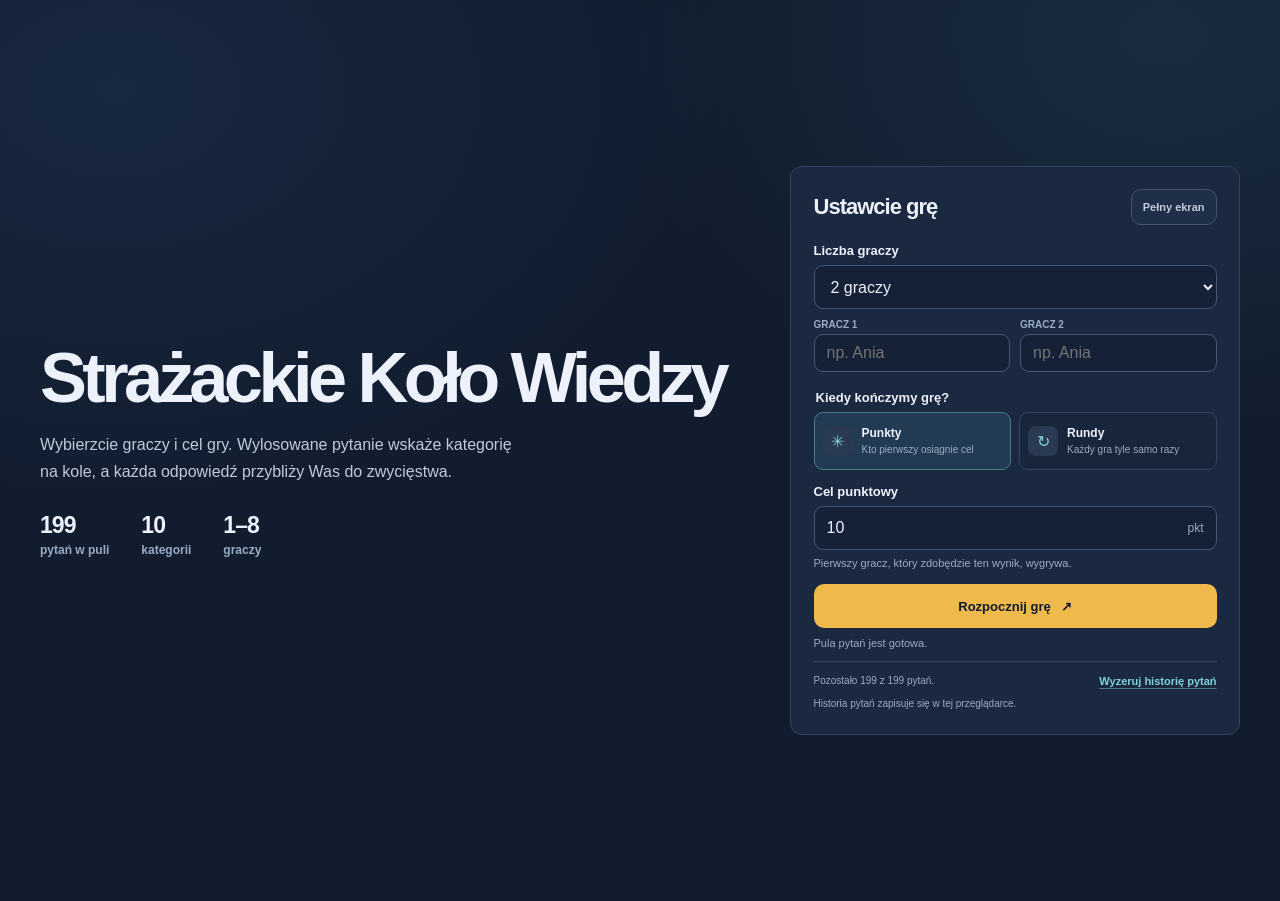
<file: index.html>
<!doctype html>
<html lang="pl">
  <head>
    <meta charset="utf-8">
    <meta name="viewport" content="width=device-width, initial-scale=1">
    <meta name="theme-color" content="#111c2e">
    <title>Koło wiedzy</title>
    <link rel="stylesheet" href="styles.css">
    <script src="questions.js" defer></script>
    <script src="app.js" defer></script>
  </head>
  <body>

    <main class="page-shell">
      <section id="setup-view" class="setup-view">
        <div class="intro-grid">
          <div class="intro-copy">
            <h1>Strażackie Koło Wiedzy</h1>
            <p class="intro-description">Wybierzcie graczy i cel gry. Wylosowane pytanie wskaże kategorię na kole, a każda odpowiedź przybliży Was do zwycięstwa.</p>
            <div class="quick-stats" aria-label="Informacje o puli pytań">
              <div class="quick-stat"><strong id="question-count">—</strong><span>pytań w puli</span></div>
              <div class="quick-stat"><strong id="category-count">—</strong><span>kategorii</span></div>
              <div class="quick-stat"><strong>1–8</strong><span>graczy</span></div>
            </div>
          </div>

          <form id="setup-form" class="setup-card">
            <div class="card-heading card-heading-actions">
              <div><h2>Ustawcie grę</h2></div>
              <button class="button button-fullscreen" type="button" data-fullscreen-toggle>Pełny ekran</button>
            </div>
            <label class="field-label" for="player-count">Liczba graczy</label>
            <select id="player-count" class="field-control">
              <option value="1">1 gracz</option>
              <option value="2" selected>2 graczy</option>
              <option value="3">3 graczy</option>
              <option value="4">4 graczy</option>
              <option value="5">5 graczy</option>
              <option value="6">6 graczy</option>
              <option value="7">7 graczy</option>
              <option value="8">8 graczy</option>
            </select>
            <div id="player-name-fields" class="player-name-fields"></div>

            <fieldset class="goal-fieldset">
              <legend class="field-label">Kiedy kończymy grę?</legend>
              <div class="goal-options">
                <label class="goal-option">
                  <input type="radio" name="goalMode" value="points" checked>
                  <span class="goal-option-content"><span class="goal-icon" aria-hidden="true">✳</span><span><strong>Punkty</strong><small>Kto pierwszy osiągnie cel</small></span></span>
                </label>
                <label class="goal-option">
                  <input type="radio" name="goalMode" value="rounds">
                  <span class="goal-option-content"><span class="goal-icon" aria-hidden="true">↻</span><span><strong>Rundy</strong><small>Każdy gra tyle samo razy</small></span></span>
                </label>
              </div>
            </fieldset>

            <label class="field-label" id="target-label" for="target-value">Cel punktowy</label>
            <div class="target-input-wrap">
              <input id="target-value" class="field-control" type="number" min="1" max="999" value="10" required>
              <span id="target-unit" class="target-unit">pkt</span>
            </div>
            <p id="target-help" class="field-hint">Pierwszy gracz, który zdobędzie ten wynik, wygrywa.</p>
            <button id="start-button" class="button button-primary button-wide" type="submit" disabled><span>Rozpocznij grę</span><span aria-hidden="true">↗</span></button>
            <p id="data-status" class="data-status" role="status">Wczytuję pulę pytań…</p>
            <div class="pool-note">
              <p id="pool-summary">Historia wykorzystanych pytań zapisuje się w tej przeglądarce.</p>
              <button id="reset-pool-button" class="text-button" type="button">Wyzeruj historię pytań</button>
            </div>
            <p id="storage-note" class="storage-note">Historia pytań zapisuje się w tej przeglądarce.</p>
          </form>
        </div>
      </section>

      <section id="game-view" class="game-view" hidden>
        <h1 class="visually-hidden">Gra w toku</h1>
        <div class="game-layout">
          <section class="play-card" aria-label="Przebieg gry">
            <div id="wheel-section" class="wheel-section">
              <div class="wheel-play-layout">
                <div class="wheel-wrap">
                  <span class="wheel-pointer" aria-hidden="true"></span>
                  <canvas id="wheel-canvas" width="600" height="600" aria-label="Koło z kategoriami pytań"></canvas>
                </div>
                <section class="turn-panel" aria-labelledby="turn-title">
                  <h2 id="turn-title" class="turn-title">Teraz gra: <span id="current-player-name"></span></h2>
                  <p class="turn-instruction">Zakręć kołem, aby wylosować pytanie.</p>
                  <button id="spin-button" class="button button-primary spin-button" type="button"><span class="button-icon" aria-hidden="true">↻</span><span>Losuj pytanie</span></button>
                  <p id="category-status" class="category-status" role="status" aria-live="polite"></p>
                </section>
              </div>
            </div>

            <dialog id="question-panel" class="question-dialog" aria-labelledby="question-text" aria-describedby="question-progress">
              <div class="question-topline"><span id="question-category" class="category-chip"></span><span id="question-progress" class="question-progress"></span><button class="button button-fullscreen" type="button" data-fullscreen-toggle>Pełny ekran</button></div>
              <div class="question-main">
                <h2 id="question-text" class="question-text" tabindex="-1"></h2>
                <img id="question-image" class="question-image" alt="" hidden>
              </div>
              <div id="answer-list" class="answer-list" role="group" aria-label="Wybierz odpowiedź"></div>
            </dialog>

            <dialog id="answer-feedback-dialog" class="answer-result-dialog" aria-labelledby="answer-result-title" aria-describedby="answer-result-message">
              <span id="answer-result-icon" class="answer-result-icon" aria-hidden="true"></span>
              <h2 id="answer-result-title" class="answer-result-title"></h2>
              <p id="answer-result-message" class="answer-result-message" aria-live="polite"></p>
              <div class="answer-dialog-actions"><button class="button button-fullscreen" type="button" data-fullscreen-toggle>Pełny ekran</button><button id="answer-result-continue" class="button button-primary button-wide" type="button"></button></div>
            </dialog>

            <section id="finish-panel" class="finish-panel" aria-live="polite" hidden>
              <span class="finish-medal" aria-hidden="true">✦</span>
              <h2 id="finish-title">Gra zakończona</h2>
              <p id="finish-reason" class="muted-copy"></p>
              <p id="winner-text" class="winner-text"></p>
              <ol id="final-ranking" class="final-ranking"></ol>
              <button id="new-game-button" class="button button-primary" type="button">Ustaw nową grę</button>
            </section>
          </section>

          <aside class="score-card" aria-label="Sterowanie i wyniki gry">
            <div class="score-card-heading">
              <div class="score-card-actions"><div id="goal-pill" class="goal-pill"></div><button class="button button-fullscreen" type="button" data-fullscreen-toggle>Pełny ekran</button><button id="end-game-button" class="text-button" type="button" hidden>Zakończ grę</button></div>
            </div>
            <ol id="scoreboard" class="scoreboard"></ol>
          </aside>
        </div>
      </section>
    </main>
    <div id="fullscreen-status" class="visually-hidden" role="status" aria-live="polite"></div>

  </body>
</html>
</file>
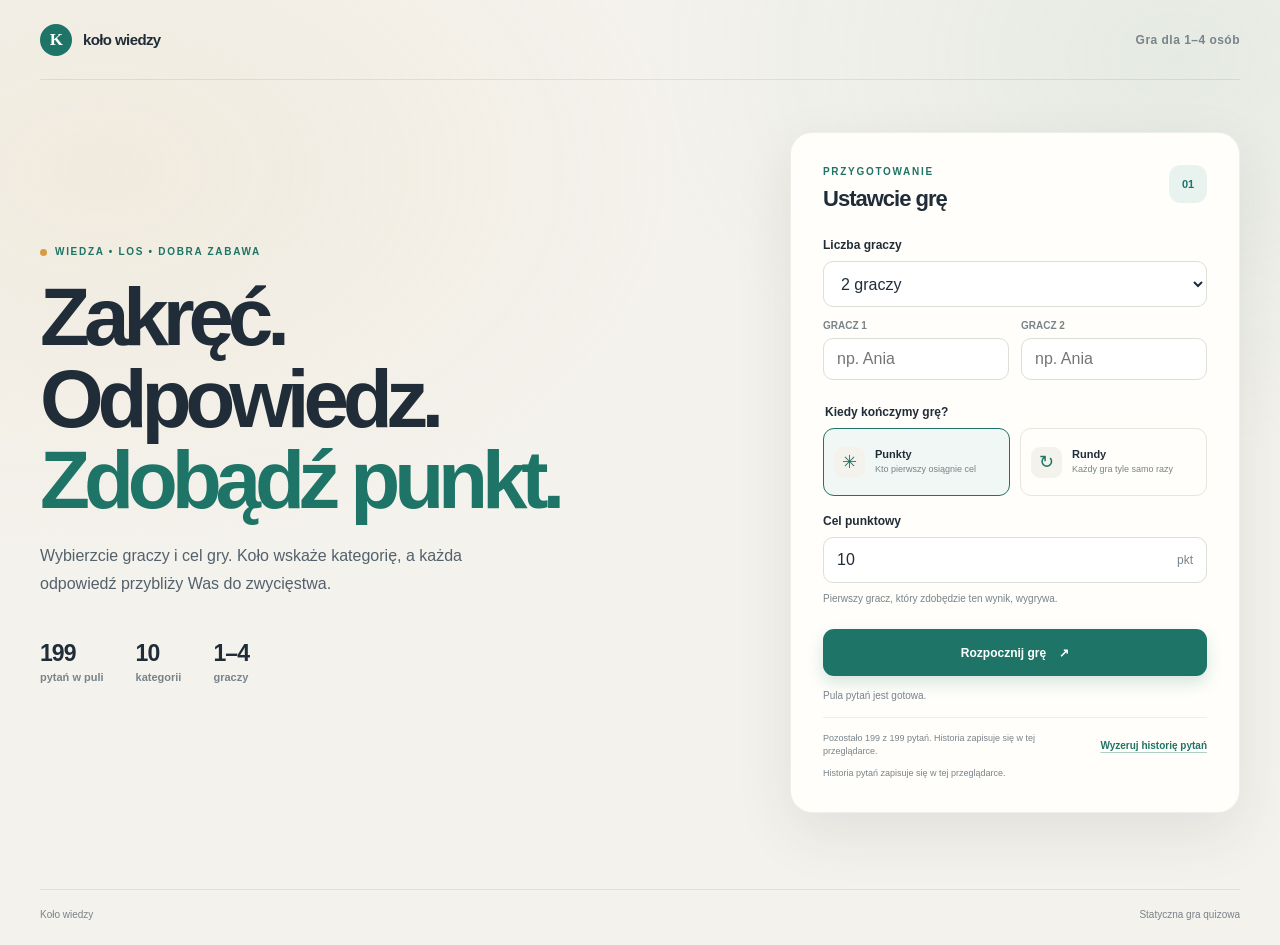
<file: questions/index.html>
<!doctype html>
<html lang="pl">
  <head>
    <meta charset="utf-8">
    <meta name="viewport" content="width=device-width, initial-scale=1">
    <meta name="theme-color" content="#f4f2ec">
    <title>Koło wiedzy</title>
    <link rel="stylesheet" href="styles.css">
    <script src="questions.js" defer></script>
    <script src="app.js" defer></script>
  </head>
  <body>
    <header class="app-header">
      <a class="brand" href="./" aria-label="Koło wiedzy — strona główna">
        <span class="brand-mark" aria-hidden="true">K</span><span>koło wiedzy</span>
      </a>
      <div class="header-right">
        <span class="header-caption">Gra dla 1–4 osób</span>
        <button id="end-game-button" class="text-button" type="button" hidden>Zakończ grę</button>
      </div>
    </header>

    <main class="page-shell">
      <section id="setup-view" class="setup-view">
        <div class="intro-grid">
          <div class="intro-copy">
            <p class="eyebrow"><span class="eyebrow-dot"></span> WIEDZA • LOS • DOBRA ZABAWA</p>
            <h1>Zakręć.<br>Odpowiedz.<br><em>Zdobądź punkt.</em></h1>
            <p class="intro-description">Wybierzcie graczy i cel gry. Koło wskaże kategorię, a każda odpowiedź przybliży Was do zwycięstwa.</p>
            <div class="quick-stats" aria-label="Informacje o puli pytań">
              <div class="quick-stat"><strong id="question-count">—</strong><span>pytań w puli</span></div>
              <div class="quick-stat"><strong id="category-count">—</strong><span>kategorii</span></div>
              <div class="quick-stat"><strong>1–4</strong><span>graczy</span></div>
            </div>
          </div>

          <form id="setup-form" class="setup-card">
            <div class="card-heading">
              <div><p class="eyebrow">PRZYGOTOWANIE</p><h2>Ustawcie grę</h2></div>
              <span class="step-badge" aria-hidden="true">01</span>
            </div>
            <label class="field-label" for="player-count">Liczba graczy</label>
            <select id="player-count" class="field-control">
              <option value="1">1 gracz</option>
              <option value="2" selected>2 graczy</option>
              <option value="3">3 graczy</option>
              <option value="4">4 graczy</option>
            </select>
            <div id="player-name-fields" class="player-name-fields"></div>

            <fieldset class="goal-fieldset">
              <legend class="field-label">Kiedy kończymy grę?</legend>
              <div class="goal-options">
                <label class="goal-option">
                  <input type="radio" name="goalMode" value="points" checked>
                  <span class="goal-option-content"><span class="goal-icon" aria-hidden="true">✳</span><span><strong>Punkty</strong><small>Kto pierwszy osiągnie cel</small></span></span>
                </label>
                <label class="goal-option">
                  <input type="radio" name="goalMode" value="rounds">
                  <span class="goal-option-content"><span class="goal-icon" aria-hidden="true">↻</span><span><strong>Rundy</strong><small>Każdy gra tyle samo razy</small></span></span>
                </label>
              </div>
            </fieldset>

            <label class="field-label" id="target-label" for="target-value">Cel punktowy</label>
            <div class="target-input-wrap">
              <input id="target-value" class="field-control" type="number" min="1" max="999" value="10" required>
              <span id="target-unit" class="target-unit">pkt</span>
            </div>
            <p id="target-help" class="field-hint">Pierwszy gracz, który zdobędzie ten wynik, wygrywa.</p>
            <button id="start-button" class="button button-primary button-wide" type="submit" disabled><span>Rozpocznij grę</span><span aria-hidden="true">↗</span></button>
            <p id="data-status" class="data-status" role="status">Wczytuję pulę pytań…</p>
            <div class="pool-note">
              <p id="pool-summary">Historia wykorzystanych pytań zapisuje się w tej przeglądarce.</p>
              <button id="reset-pool-button" class="text-button" type="button">Wyzeruj historię pytań</button>
            </div>
            <p id="storage-note" class="storage-note">Historia pytań zapisuje się w tej przeglądarce.</p>
          </form>
        </div>
      </section>

      <section id="game-view" class="game-view" hidden>
        <div class="game-heading">
          <div><p class="eyebrow">TRWA ROZGRYWKA</p><h1 id="turn-heading">Wasza kolej</h1></div>
          <div id="goal-pill" class="goal-pill"></div>
        </div>
        <div class="game-layout">
          <section class="play-card" aria-label="Przebieg gry">
            <div id="wheel-section" class="wheel-section">
              <div class="wheel-intro">
                <p class="eyebrow">LOSOWANIE KATEGORII</p>
                <h2 id="wheel-title">Kto zaczyna?</h2>
                <p id="wheel-instruction" class="muted-copy">Zakręćcie kołem, aby wylosować temat pytania.</p>
              </div>
              <div class="wheel-wrap">
                <span class="wheel-pointer" aria-hidden="true"></span>
                <canvas id="wheel-canvas" width="600" height="600" aria-label="Koło z kategoriami pytań"></canvas>
              </div>
              <button id="spin-button" class="button button-primary spin-button" type="button"><span class="button-icon" aria-hidden="true">↻</span><span>Losuj kategorię</span></button>
              <p id="category-status" class="category-status" role="status" aria-live="polite"></p>
            </div>

            <section id="question-panel" class="question-panel" aria-live="polite" hidden>
              <div class="question-topline"><span id="question-category" class="category-chip"></span><span id="question-progress" class="question-progress"></span></div>
              <h2 id="question-text" class="question-text"></h2>
              <img id="question-image" class="question-image" alt="" hidden>
              <div id="answer-list" class="answer-list" role="group" aria-label="Wybierz odpowiedź"></div>
              <div id="answer-feedback" class="answer-feedback" role="status" aria-live="polite" hidden></div>
              <button id="next-button" class="button button-primary button-wide next-button" type="button" hidden></button>
            </section>

            <section id="finish-panel" class="finish-panel" aria-live="polite" hidden>
              <span class="finish-medal" aria-hidden="true">✦</span>
              <p class="eyebrow">KONIEC ROZGRYWKI</p>
              <h2 id="finish-title">Gra zakończona</h2>
              <p id="finish-reason" class="muted-copy"></p>
              <p id="winner-text" class="winner-text"></p>
              <ol id="final-ranking" class="final-ranking"></ol>
              <button id="new-game-button" class="button button-primary" type="button">Ustaw nową grę</button>
            </section>
          </section>

          <aside class="score-card" aria-label="Wyniki i postęp gry">
            <div class="score-card-heading">
              <div><p class="eyebrow">TABLICA WYNIKÓW</p><h2>Gracze</h2></div>
              <span class="score-icon" aria-hidden="true">✳</span>
            </div>
            <ol id="scoreboard" class="scoreboard"></ol>
            <div class="score-divider"></div>
            <div class="progress-heading"><span>Pula pytań</span><strong id="available-count">—</strong></div>
            <p id="used-count" class="used-count">—</p>
            <div class="progress-track" aria-hidden="true"><span id="used-progress"></span></div>
            <p class="score-note">Każde pytanie pojawia się tylko raz. Historia jest zapisana w tej przeglądarce.</p>
          </aside>
        </div>
      </section>
    </main>

    <footer class="app-footer"><span>Koło wiedzy</span><span>Statyczna gra quizowa</span></footer>
  </body>
</html>
</file>
<file: styles.css>
:root {
  color-scheme: dark;
  --bg: #111c2e;
  --surface: #1b2940;
  --surface-raised: #202f48;
  --line: #34445d;
  --text: #edf2fa;
  --text-soft: #bfcbdb;
  --muted: #9aabc2;
  --teal: #58b5c4;
  --teal-bright: #82d0d9;
  --gold: #efb94c;
  font-family: "Segoe UI", "Trebuchet MS", sans-serif;
  color: var(--text);
  background: var(--bg);
}

* { box-sizing: border-box; }
html, body { width: 100%; height: 100%; overflow: hidden; }
body {
  min-width: 320px;
  min-height: 0;
  height: 100vh;
  height: 100dvh;
  margin: 0;
  background:
    radial-gradient(ellipse at 9% 10%, rgba(54, 94, 146, .18), transparent 38%),
    radial-gradient(ellipse at 91% 4%, rgba(88, 181, 196, .11), transparent 34%),
    var(--bg);
}
button, input, select { font: inherit; }
button { color: inherit; }
[hidden] { display: none !important; }
h1, h2, p { margin-top: 0; }
.visually-hidden {
  position: absolute;
  width: 1px;
  height: 1px;
  overflow: hidden;
  clip: rect(0, 0, 0, 0);
  clip-path: inset(50%);
  white-space: nowrap;
}
.page-shell {
  width: min(1200px, calc(100% - clamp(24px, 5vw, 80px)));
  height: 100%;
  min-height: 0;
  margin: 0 auto;
  padding: clamp(12px, 2.3dvh, 28px) 0;
}
.setup-view, .game-view { height: 100%; min-height: 0; }

/* Game setup */
.intro-grid {
  display: grid;
  grid-template-columns: minmax(0, 1fr) minmax(340px, 450px);
  align-items: center;
  gap: clamp(20px, 5vw, 76px);
  width: 100%;
  height: 100%;
}
.intro-copy { min-width: 0; }
.intro-copy h1 {
  margin: 0 0 18px;
  font-size: clamp(38px, 5.5vw, 72px);
  font-weight: 800;
  letter-spacing: -.065em;
  line-height: 1;
}
.intro-description {
  max-width: 475px;
  margin-bottom: clamp(18px, 3vh, 34px);
  color: var(--text-soft);
  font-size: clamp(13px, 1.35vw, 16px);
  line-height: 1.7;
}
.quick-stats { display: flex; gap: clamp(18px, 3vw, 32px); }
.quick-stat { display: grid; gap: 4px; }
.quick-stat strong { font-size: 23px; font-weight: 800; letter-spacing: -.04em; }
.quick-stat span { color: var(--muted); font-size: 12px; font-weight: 600; }
.setup-card, .play-card, .score-card {
  border: 1px solid var(--line);
  border-radius: 12px;
  background: var(--surface);
}
.setup-card { min-width: 0; padding: clamp(16px, 2.5vh, 30px); }
.card-heading { margin-bottom: clamp(12px, 2vh, 22px); }
.card-heading-actions { display: flex; align-items: center; justify-content: space-between; gap: 12px; }
.card-heading h2 { margin: 0; font-size: 22px; font-weight: 800; letter-spacing: -.045em; }
.field-label { display: block; margin: 0 0 7px; color: var(--text); font-size: 13px; font-weight: 700; }
.field-control {
  width: 100%;
  height: 44px;
  padding: 0 12px;
  border: 1px solid #435773;
  border-radius: 9px;
  outline: none;
  background: #142137;
  color: var(--text);
}
.field-control:focus { border-color: var(--teal); box-shadow: 0 0 0 3px rgba(88, 181, 196, .2); }
.player-name-fields { display: grid; grid-template-columns: repeat(2, minmax(0, 1fr)); gap: 8px 10px; margin-top: 10px; }
.player-name-field { display: grid; gap: 4px; min-width: 0; }
.player-name-field span { color: var(--muted); font-size: 10px; font-weight: 700; }
.player-name-field .field-control { height: 38px; }
.goal-fieldset { min-width: 0; margin: clamp(12px, 2vh, 22px) 0 14px; padding: 0; border: 0; }
.goal-options { display: grid; grid-template-columns: repeat(2, minmax(0, 1fr)); gap: 8px; }
.goal-option { position: relative; display: block; min-width: 0; cursor: pointer; }
.goal-option input { position: absolute; width: 1px; height: 1px; opacity: 0; }
.goal-option-content {
  min-height: 58px;
  display: flex;
  align-items: center;
  gap: 9px;
  padding: 8px;
  border: 1px solid var(--line);
  border-radius: 9px;
  background: #18263b;
}
.goal-option input:checked + .goal-option-content { border-color: #477c88; background: #223b52; }
.goal-option input:focus-visible + .goal-option-content { outline: 3px solid rgba(88, 181, 196, .35); outline-offset: 2px; }
.goal-icon {
  width: 30px;
  height: 30px;
  flex: 0 0 auto;
  display: grid;
  place-items: center;
  border-radius: 8px;
  background: #293a52;
  color: var(--teal-bright);
  font-size: 16px;
}
.goal-option strong, .goal-option small { display: block; }
.goal-option strong { margin-bottom: 3px; font-size: 12px; }
.goal-option small { color: var(--muted); font-size: 10px; line-height: 1.3; }
.target-input-wrap { position: relative; }
.target-input-wrap .field-control { padding-right: 52px; }
.target-unit { position: absolute; top: 50%; right: 13px; color: var(--muted); font-size: 12px; transform: translateY(-50%); }
.field-hint { min-height: 16px; margin: 6px 0 12px; color: var(--muted); font-size: 11px; line-height: 1.4; }
.button {
  min-height: 44px;
  display: inline-flex;
  align-items: center;
  justify-content: center;
  gap: 10px;
  padding: 0 18px;
  border: 0;
  border-radius: 10px;
  cursor: pointer;
  font-size: 13px;
  font-weight: 700;
  transition: filter 150ms ease, transform 150ms ease;
}
.button:hover:not(:disabled) { filter: brightness(1.07); transform: translateY(-1px); }
.button:focus-visible, .text-button:focus-visible { outline: 3px solid rgba(88, 181, 196, .45); outline-offset: 3px; }
.button-primary { background: var(--gold); color: #111c2e; }
.button-fullscreen { min-height: 36px; flex: 0 0 auto; padding: 0 11px; border: 1px solid #43536b; background: var(--surface-raised); color: var(--text-soft); font-size: 11px; white-space: nowrap; }
.button:disabled { cursor: not-allowed; opacity: .48; }
.button-wide { width: 100%; }
.data-status { min-height: 16px; margin: 8px 0 0; color: var(--muted); font-size: 11px; line-height: 1.4; }
.data-status[data-error="true"] { color: #ff968a; }
.pool-note { display: flex; align-items: center; justify-content: space-between; gap: 10px; margin-top: 9px; padding-top: 9px; border-top: 1px solid var(--line); }
.pool-note p { margin: 0; color: var(--muted); font-size: 10px; line-height: 1.4; }
.text-button { flex: 0 0 auto; padding: 4px 0; border: 0; background: transparent; color: var(--teal-bright); cursor: pointer; font-size: 11px; font-weight: 700; text-decoration: underline; text-decoration-color: rgba(130, 208, 217, .48); text-underline-offset: 3px; }
.storage-note { margin: 6px 0 0; color: var(--muted); font-size: 10px; line-height: 1.4; }

/* Game board */
.game-view { display: flex; flex-direction: column; animation: reveal 250ms ease both; }
.game-layout {
  display: grid;
  flex: 1 1 auto;
  min-height: 0;
  grid-template-columns: minmax(0, 1fr) clamp(220px, 22vw, 260px);
  grid-template-rows: minmax(0, 1fr);
  gap: 12px;
}
.play-card { position: relative; height: 100%; min-width: 0; min-height: 0; overflow: hidden; padding: 14px; }
.wheel-section { position: relative; width: 100%; height: 100%; }
.wheel-play-layout { position: relative; width: 100%; height: 100%; }
.wheel-wrap {
  position: absolute;
  top: 50%;
  left: clamp(12px, 1.3vw, 20px);
  width: min(65%, 52vw, 80dvh, 520px);
  aspect-ratio: 1 / 2;
  overflow: hidden;
  transform: translateY(-50%);
}
#wheel-canvas {
  position: absolute;
  top: 0;
  left: -100%;
  width: 200%;
  height: 100%;
  max-width: none;
  display: block;
}
.wheel-pointer {
  position: absolute;
  z-index: 1;
  top: 50%;
  right: -7px;
  width: 0;
  height: 0;
  border-top: 17px solid transparent;
  border-right: 27px solid var(--gold);
  border-bottom: 17px solid transparent;
  border-left: 0;
  filter: drop-shadow(0 3px 2px rgba(5, 11, 20, .45));
  transform: translateY(-50%);
}
.turn-panel {
  position: absolute;
  z-index: 2;
  top: 50%;
  right: 0;
  width: min(230px, 32%);
  display: grid;
  justify-items: center;
  gap: 12px;
  padding: 18px 14px;
  border: 1px solid var(--line);
  border-radius: 12px;
  background: var(--surface);
  text-align: center;
  transform: translateY(-50%);
}
.turn-title { margin: 0; font-size: clamp(17px, 1.7vw, 22px); font-weight: 800; letter-spacing: -.045em; overflow-wrap: anywhere; }
.turn-instruction { margin: 0; color: var(--muted); font-size: 12px; line-height: 1.5; }
.turn-panel .spin-button { width: 100%; min-width: 0; margin: 0; }
.button-icon { display: inline-block; font-size: 18px; line-height: 1; }
.category-status { min-height: 0; margin: 0; color: var(--teal-bright); font-size: 12px; font-weight: 700; }
#category-status:empty { display: none; }

/* Questions and answer feedback */
.question-dialog, .answer-result-dialog {
  width: min(860px, calc(100vw - 32px));
  max-width: none;
  max-height: calc(100dvh - 24px);
  overflow: auto;
  padding: clamp(16px, 3vh, 30px);
  border: 1px solid var(--line);
  border-radius: 16px;
  background: var(--surface);
  color: var(--text);
  box-shadow: 0 18px 60px rgba(5, 11, 20, .5);
}
.question-dialog::backdrop, .answer-result-dialog::backdrop { background: rgba(5, 11, 20, .74); }
.question-topline { display: flex; align-items: center; justify-content: space-between; flex-wrap: wrap; gap: 12px; margin-bottom: 12px; }
.category-chip { min-height: 28px; display: inline-flex; align-items: center; padding: 5px 10px; border-radius: 999px; background: #263952; color: #a4e3e9; font-size: 11px; font-weight: 800; }
.question-progress { color: var(--muted); font-size: 12px; font-weight: 600; }
.question-main { display: grid; grid-template-columns: minmax(0, 1fr); align-items: center; gap: 16px; margin-bottom: 16px; }
.question-dialog.has-image .question-main { grid-template-columns: minmax(0, 1.15fr) minmax(200px, .85fr); }
.question-text { margin: 0; font-size: clamp(20px, 2.5vw, 30px); font-weight: 800; letter-spacing: -.045em; line-height: 1.3; }
.question-text:focus { outline: none; }
.question-image { width: min(100%, 420px); max-height: min(42dvh, 360px); display: block; object-fit: contain; margin: 0 auto; border-radius: 10px; background: #142137; }
.answer-list { display: grid; grid-template-columns: repeat(2, minmax(0, 1fr)); gap: 8px; }
.answer-option {
  width: 100%;
  min-height: 46px;
  display: flex;
  align-items: center;
  gap: 10px;
  padding: 8px 11px;
  border: 1px solid #3a4b65;
  border-radius: 9px;
  background: var(--surface-raised);
  color: var(--text);
  cursor: pointer;
  text-align: left;
}
.answer-option:hover:not(:disabled) { border-color: var(--teal); background: #263b54; }
.answer-option:focus-visible { outline: 3px solid rgba(88, 181, 196, .4); outline-offset: 2px; }
.answer-option:disabled { cursor: default; }
.answer-letter { width: 27px; height: 27px; flex: 0 0 auto; display: grid; place-items: center; border-radius: 7px; background: #293a52; color: var(--text-soft); font-size: 11px; font-weight: 800; }
.answer-copy { flex: 1; font-size: 13px; line-height: 1.45; }
.answer-option.is-correct { border-color: #58b5a4; background: #203b47; }
.answer-option.is-correct .answer-letter { background: #287b7e; color: #fff; }
.answer-option.is-wrong { border-color: #a75e61; background: #432c3c; }
.answer-option.is-wrong .answer-letter { background: #a34f54; color: #fff; }
.answer-result-dialog { width: min(480px, calc(100vw - 32px)); text-align: center; }
.answer-dialog-actions { display: grid; justify-items: center; gap: 10px; }
.answer-result-icon { width: 54px; height: 54px; display: grid; place-items: center; margin: 0 auto 14px; border-radius: 50%; background: #443b2a; color: var(--gold); font-size: 30px; font-weight: 800; }
.answer-result-dialog.is-correct .answer-result-icon { background: #203b47; color: #82d0c0; }
.answer-result-title { margin: 0 0 10px; font-size: clamp(22px, 3vw, 28px); font-weight: 800; letter-spacing: -.045em; }
.answer-result-message { margin: 0 0 20px; color: var(--text-soft); font-size: 15px; line-height: 1.6; }

/* Score and finish */
.score-card { align-self: start; max-height: 100%; overflow: auto; padding: 12px; }
.score-card-heading { margin-bottom: 10px; }
.score-card-actions { display: flex; align-items: center; justify-content: flex-end; gap: 10px; flex-wrap: wrap; }
.goal-pill { padding: 7px 10px; border: 1px solid #43536b; border-radius: 999px; background: var(--surface-raised); color: var(--text-soft); font-size: 13px; font-weight: 700; }
.score-card-actions .text-button { min-height: 34px; font-size: 13px; }
.scoreboard { display: grid; grid-template-columns: 1fr; gap: 6px; margin: 0; padding: 0; list-style: none; }
.scoreboard-row { min-height: 42px; display: flex; align-items: center; gap: 9px; padding: 6px 9px; border: 1px solid transparent; border-radius: 10px; background: var(--surface-raised); }
.scoreboard-row.active { border-color: #477c88; background: #223b52; }
.player-indicator { width: 8px; height: 8px; flex: 0 0 auto; border-radius: 50%; background: #65758a; }
.scoreboard-row.active .player-indicator { background: var(--teal); box-shadow: 0 0 0 4px rgba(88, 181, 196, .18); }
.player-name { min-width: 0; flex: 1; overflow: hidden; font-size: 14px; font-weight: 700; text-overflow: ellipsis; white-space: nowrap; }
.player-score { color: var(--gold); font-size: 20px; font-weight: 800; letter-spacing: -.05em; }
.finish-panel { min-height: 100%; display: flex; flex-direction: column; align-items: center; justify-content: center; padding: 24px; text-align: center; }
.finish-medal { width: 58px; height: 58px; display: grid; place-items: center; margin-bottom: 16px; border-radius: 16px; background: #443b2a; color: var(--gold); font-size: 30px; }
.finish-panel h2 { margin: 0 0 8px; font-size: clamp(26px, 3.5vw, 34px); font-weight: 800; letter-spacing: -.045em; }
.muted-copy { margin: 0; color: var(--muted); font-size: 13px; line-height: 1.6; }
#winner-text { margin: 15px 0; color: var(--teal-bright); font-size: 18px; font-weight: 800; }
.final-ranking { width: min(100%, 400px); display: grid; gap: 7px; margin: 4px 0 20px; padding: 0; list-style: none; }
.final-ranking li { display: flex; align-items: center; justify-content: space-between; gap: 15px; padding: 10px 12px; border-radius: 8px; background: var(--surface-raised); color: var(--text-soft); font-size: 12px; }
.final-ranking li:first-child { background: #263952; color: #a4e3e9; font-weight: 700; }
@keyframes reveal { from { opacity: 0; } to { opacity: 1; } }

@media (max-width: 900px) {
  .intro-grid { grid-template-columns: minmax(0, 1fr) minmax(320px, 410px); gap: 24px; }
  .game-layout { grid-template-columns: minmax(0, 1fr) 220px; gap: 10px; }
  .wheel-wrap { width: min(65%, 52vw, 80dvh, 460px); }
  .score-card { padding: 10px; }
}
@media (max-width: 760px) {
  html, body { height: auto; min-height: 100%; overflow: auto; }
  body { min-height: 100dvh; }
  .page-shell { width: calc(100% - 32px); height: auto; min-height: 100dvh; padding: 16px 0; }
  .setup-view, .game-view { height: auto; min-height: calc(100dvh - 32px); }
  .intro-grid { grid-template-columns: minmax(0, 1fr); align-content: center; gap: 16px; }
  .intro-copy h1 { font-size: clamp(36px, 10vw, 50px); }
  .intro-description { margin-bottom: 12px; }
  .quick-stats { gap: 20px; }
  .setup-card { width: min(100%, 500px); margin: 0 auto; }
  .game-layout { display: flex; flex-direction: column; gap: 8px; }
  .play-card { height: auto; min-height: 0; padding: 0; }
  .wheel-section { height: auto; }
  .wheel-play-layout { height: auto; display: flex; flex-direction: column; align-items: center; gap: 14px; padding: 0 0 14px; }
  .wheel-wrap { position: relative; top: auto; left: auto; width: min(70%, 35dvh, 320px); margin: 0 auto; transform: none; }
  .turn-panel { position: relative; top: auto; right: auto; width: min(calc(100% - 24px), 420px); margin: 0 auto; transform: none; }
  .score-card { align-self: stretch; max-height: none; padding: 9px; }
  .scoreboard { grid-template-columns: repeat(auto-fit, minmax(112px, 1fr)); gap: 5px; }
  .scoreboard-row { min-height: 38px; gap: 7px; padding: 5px 7px; }
  .player-name { font-size: 12px; }
  .player-score { font-size: 17px; }
  .answer-list { grid-template-columns: minmax(0, 1fr); }
  .question-dialog.has-image .question-main { grid-template-columns: minmax(0, 1fr); }
}
@media (max-width: 420px) {
  .page-shell { width: calc(100% - 20px); }
  .player-name-fields, .goal-options { grid-template-columns: minmax(0, 1fr); }
  .goal-option-content { min-height: 48px; }
  .pool-note { align-items: flex-start; flex-direction: column; gap: 5px; }
  .question-dialog, .answer-result-dialog { width: calc(100vw - 16px); padding: 14px; }
}
@media (max-height: 560px) and (min-width: 761px) {
  .page-shell { padding-block: 8px; }
  .setup-card { padding: 10px 16px; }
  .card-heading { margin-bottom: 8px; }
  .field-control { height: 38px; }
  .goal-fieldset { margin: 8px 0; }
  .goal-option-content { min-height: 42px; }
  .field-hint { min-height: 0; margin: 4px 0 6px; }
  .data-status, .pool-note, .storage-note { margin-top: 4px; }
  .pool-note { padding-top: 5px; }
}
@media (prefers-reduced-motion: reduce) {
  *, *::before, *::after { scroll-behavior: auto !important; animation-duration: .01ms !important; animation-iteration-count: 1 !important; transition-duration: .01ms !important; }
}
</file>
<file: questions/styles.css>
:root {
  --ink: #202d38;
  --ink-soft: #53616c;
  --muted: #78838a;
  --paper: #f4f2ec;
  --white: #fffefa;
  --line: #e7e5de;
  --green: #1e7466;
  --green-dark: #165b51;
  --green-wash: #e8f2ee;
  --gold: #d89b45;
  --coral: #cf6d55;
  --shadow: 0 20px 60px rgba(31, 47, 55, .09);
  font-family: "Segoe UI", "Trebuchet MS", sans-serif;
  color: var(--ink);
  background: var(--paper);
}
* { box-sizing: border-box; }
body {
  min-width: 320px;
  min-height: 100vh;
  margin: 0;
  background:
    radial-gradient(ellipse at 8% 18%, rgba(222, 197, 151, .16), transparent 35%),
    radial-gradient(ellipse at 92% 6%, rgba(126, 183, 165, .12), transparent 32%),
    var(--paper);
}
button, input, select { font: inherit; }
button { color: inherit; }
[hidden] { display: none !important; }
.app-header, .page-shell, .app-footer { width: min(1200px, calc(100% - 64px)); margin-inline: auto; }
.app-header {
  min-height: 80px;
  display: flex;
  align-items: center;
  justify-content: space-between;
  border-bottom: 1px solid rgba(61, 77, 81, .11);
}
.brand { display: inline-flex; align-items: center; gap: 11px; color: var(--ink); text-decoration: none; font-size: 15px; font-weight: 800; letter-spacing: -.04em; }
.brand-mark { width: 32px; height: 32px; display: grid; place-items: center; border-radius: 50%; background: var(--green); color: white; font-family: Georgia, serif; font-size: 17px; }
.header-right { display: flex; align-items: center; gap: 22px; }
.header-caption { color: var(--muted); font-size: 12px; font-weight: 600; letter-spacing: .04em; }
.page-shell { padding: 52px 0 76px; }
.intro-grid { display: grid; grid-template-columns: minmax(0, 1fr) minmax(380px, 450px); align-items: center; gap: clamp(45px, 8vw, 110px); min-height: 650px; }
.intro-copy { padding: 18px 0 35px; }
.eyebrow { display: flex; align-items: center; gap: 8px; margin: 0 0 17px; color: var(--green); font-size: 10px; font-weight: 800; letter-spacing: .17em; line-height: 1.4; }
.eyebrow-dot { width: 7px; height: 7px; border-radius: 50%; background: var(--gold); }
h1, h2, p { margin-top: 0; }
.intro-copy h1, .game-heading h1 { margin-bottom: 22px; font-size: clamp(49px, 6.4vw, 82px); font-weight: 800; letter-spacing: -.075em; line-height: .99; }
.intro-copy h1 em { color: var(--green); font-style: normal; }
.intro-description { max-width: 475px; margin-bottom: 42px; color: var(--ink-soft); font-size: 16px; line-height: 1.75; }
.quick-stats { display: flex; gap: 32px; }
.quick-stat { display: grid; gap: 4px; }
.quick-stat strong { font-size: 23px; font-weight: 800; letter-spacing: -.04em; }
.quick-stat span { color: var(--muted); font-size: 11px; font-weight: 600; }
.setup-card, .play-card, .score-card { border: 1px solid rgba(64, 79, 82, .09); border-radius: 22px; background: var(--white); box-shadow: var(--shadow); }
.setup-card { padding: 32px; }
.card-heading, .score-card-heading { display: flex; align-items: flex-start; justify-content: space-between; }
.card-heading { margin-bottom: 26px; }
.card-heading .eyebrow, .score-card-heading .eyebrow { margin-bottom: 7px; }
.card-heading h2, .score-card-heading h2 { margin: 0; font-size: 22px; font-weight: 800; letter-spacing: -.045em; }
.step-badge, .score-icon { width: 38px; height: 38px; display: grid; place-items: center; border-radius: 12px; background: var(--green-wash); color: var(--green); font-size: 11px; font-weight: 800; }
.field-label { display: block; margin: 0 0 9px; color: var(--ink); font-size: 12px; font-weight: 700; }
.field-control { width: 100%; height: 46px; padding: 0 13px; border: 1px solid #dcded8; border-radius: 10px; outline: none; background: white; color: var(--ink); transition: border-color 150ms ease, box-shadow 150ms ease; }
.field-control:focus { border-color: var(--green); box-shadow: 0 0 0 3px rgba(30, 116, 102, .12); }
.player-name-fields { display: grid; grid-template-columns: repeat(2, minmax(0, 1fr)); gap: 12px; margin-top: 13px; }
.player-name-field { display: grid; gap: 7px; }
.player-name-field span { color: var(--muted); font-size: 10px; font-weight: 700; }
.player-name-field .field-control { height: 42px; }
.goal-fieldset { min-width: 0; margin: 25px 0 18px; padding: 0; border: 0; }
.goal-options { display: grid; grid-template-columns: 1fr 1fr; gap: 10px; }
.goal-option { position: relative; display: block; cursor: pointer; }
.goal-option input { position: absolute; width: 1px; height: 1px; opacity: 0; }
.goal-option-content { min-height: 68px; display: flex; align-items: center; gap: 10px; padding: 10px; border: 1px solid var(--line); border-radius: 11px; transition: border-color 150ms ease, background 150ms ease; }
.goal-option input:checked + .goal-option-content { border-color: var(--green); background: #f0f7f4; }
.goal-option input:focus-visible + .goal-option-content { outline: 3px solid rgba(30, 116, 102, .22); outline-offset: 2px; }
.goal-icon { width: 31px; height: 31px; flex: 0 0 auto; display: grid; place-items: center; border-radius: 9px; background: #f4f2ec; color: var(--green); font-size: 18px; }
.goal-option strong, .goal-option small { display: block; }
.goal-option strong { margin-bottom: 3px; font-size: 11px; }
.goal-option small { color: var(--muted); font-size: 9px; line-height: 1.35; }
.target-input-wrap { position: relative; }
.target-input-wrap .field-control { padding-right: 54px; }
.target-unit { position: absolute; top: 50%; right: 14px; color: var(--muted); font-size: 12px; transform: translateY(-50%); }
.field-hint { min-height: 18px; margin: 8px 0 20px; color: var(--muted); font-size: 10px; line-height: 1.5; }
.button { min-height: 47px; display: inline-flex; align-items: center; justify-content: center; gap: 13px; padding: 0 20px; border: 0; border-radius: 11px; cursor: pointer; font-size: 12px; font-weight: 700; transition: background 150ms ease, transform 150ms ease, box-shadow 150ms ease; }
.button:hover:not(:disabled) { transform: translateY(-1px); }
.button:focus-visible, .text-button:focus-visible { outline: 3px solid rgba(30, 116, 102, .28); outline-offset: 3px; }
.button-primary { background: var(--green); color: white; box-shadow: 0 7px 16px rgba(30, 116, 102, .18); }
.button-primary:hover:not(:disabled) { background: var(--green-dark); box-shadow: 0 10px 20px rgba(30, 116, 102, .23); }
.button:disabled { cursor: not-allowed; opacity: .48; }
.button-wide { width: 100%; }
.data-status { min-height: 16px; margin: 12px 0 0; color: var(--muted); font-size: 10px; line-height: 1.5; }
.data-status[data-error="true"] { color: #a54032; }
.pool-note { display: flex; align-items: center; justify-content: space-between; gap: 12px; margin-top: 13px; padding-top: 14px; border-top: 1px solid #eeede8; }
.pool-note p { margin: 0; color: var(--muted); font-size: 9px; line-height: 1.45; }
.text-button { flex: 0 0 auto; padding: 4px 0; border: 0; background: transparent; color: var(--green); cursor: pointer; font-size: 10px; font-weight: 700; text-decoration: underline; text-decoration-color: rgba(30, 116, 102, .35); text-underline-offset: 3px; }
.storage-note { margin: 9px 0 0; color: var(--muted); font-size: 9px; line-height: 1.45; }
.app-footer { display: flex; justify-content: space-between; padding: 19px 0 25px; border-top: 1px solid rgba(61, 77, 81, .11); color: var(--muted); font-size: 10px; }
.game-view { animation: reveal 330ms ease both; }
.game-heading { display: flex; align-items: flex-end; justify-content: space-between; gap: 24px; margin: 5px 0 26px; }
.game-heading .eyebrow { margin-bottom: 8px; }
.game-heading h1 { margin: 0; font-size: clamp(30px, 4vw, 43px); letter-spacing: -.065em; line-height: 1.1; }
.goal-pill { padding: 9px 14px; border: 1px solid #dfe4dc; border-radius: 999px; background: rgba(255, 254, 250, .74); color: var(--ink-soft); font-size: 10px; font-weight: 700; }
.game-layout { display: grid; grid-template-columns: minmax(0, 1fr) 285px; align-items: start; gap: 22px; }
.play-card { min-height: 650px; overflow: hidden; padding: clamp(24px, 4vw, 46px); }
.wheel-section { display: grid; justify-items: center; text-align: center; }
.wheel-intro .eyebrow { justify-content: center; margin-bottom: 9px; }
.wheel-intro h2, .finish-panel h2 { margin: 0 0 7px; font-size: 26px; font-weight: 800; letter-spacing: -.055em; }
.muted-copy { margin: 0; color: var(--muted); font-size: 12px; line-height: 1.65; }
.wheel-wrap { position: relative; width: min(100%, 394px); margin: 24px auto 13px; filter: drop-shadow(0 12px 20px rgba(32, 45, 56, .14)); }
#wheel-canvas { width: 100%; height: auto; display: block; }
.wheel-pointer { position: absolute; z-index: 1; top: -5px; left: 50%; width: 0; height: 0; border-top: 27px solid var(--gold); border-right: 17px solid transparent; border-left: 17px solid transparent; filter: drop-shadow(0 3px 2px rgba(60, 47, 25, .18)); transform: translateX(-50%); }
.spin-button { min-width: 190px; margin-top: 2px; }
.button-icon { display: inline-block; font-size: 18px; line-height: 1; }
.category-status { min-height: 18px; margin: 13px 0 0; color: var(--green); font-size: 11px; font-weight: 700; }
.question-panel { margin: 28px auto 0; padding-top: 24px; border-top: 1px solid var(--line); animation: reveal 260ms ease both; }
.question-topline { display: flex; align-items: center; justify-content: space-between; gap: 12px; margin-bottom: 14px; }
.category-chip { min-height: 26px; display: inline-flex; align-items: center; padding: 5px 10px; border-radius: 999px; background: var(--green-wash); color: var(--green-dark); font-size: 9px; font-weight: 800; }
.question-progress { color: var(--muted); font-size: 10px; font-weight: 600; }
.question-text { margin: 0 0 17px; font-size: clamp(20px, 3vw, 27px); font-weight: 800; letter-spacing: -.045em; line-height: 1.3; }
.question-image { width: min(100%, 360px); max-height: 250px; display: block; object-fit: contain; margin: 0 auto 20px; border-radius: 12px; background: #f5f4ef; }
.answer-list { display: grid; gap: 9px; }
.answer-option { width: 100%; min-height: 52px; display: flex; align-items: center; gap: 12px; padding: 10px 13px; border: 1px solid #e4e5df; border-radius: 11px; background: white; color: var(--ink); cursor: pointer; text-align: left; transition: border-color 130ms ease, background 130ms ease, transform 130ms ease; }
.answer-option:hover:not(:disabled) { border-color: #9bbdb3; background: #f7fbf8; transform: translateY(-1px); }
.answer-option:focus-visible { outline: 3px solid rgba(30, 116, 102, .23); outline-offset: 2px; }
.answer-option:disabled { cursor: default; }
.answer-letter { width: 27px; height: 27px; flex: 0 0 auto; display: grid; place-items: center; border-radius: 8px; background: #f2f1eb; color: var(--ink-soft); font-size: 10px; font-weight: 800; }
.answer-copy { flex: 1; font-size: 12px; line-height: 1.5; }
.answer-option.is-correct { border-color: #81b7a3; background: #eef7f2; }
.answer-option.is-correct .answer-letter { background: var(--green); color: white; }
.answer-option.is-wrong { border-color: #dfa49a; background: #fff4f1; }
.answer-option.is-wrong .answer-letter { background: var(--coral); color: white; }
.answer-feedback { margin-top: 14px; padding: 12px 14px; border-radius: 10px; font-size: 11px; font-weight: 600; line-height: 1.55; }
.answer-feedback.success { background: #edf6f1; color: #236854; }
.answer-feedback.miss { background: #fbf2e9; color: #8e5c2a; }
.next-button { margin-top: 17px; }
.score-card { position: sticky; top: 20px; padding: 24px; }
.score-icon { background: #fbf2e2; color: #b67b30; font-size: 19px; }
.scoreboard { display: grid; gap: 9px; margin: 20px 0 22px; padding: 0; list-style: none; }
.scoreboard-row { min-height: 49px; display: flex; align-items: center; gap: 10px; padding: 8px 10px; border: 1px solid transparent; border-radius: 11px; background: #f7f6f1; }
.scoreboard-row.active { border-color: #c9e0d7; background: #eff7f3; }
.player-indicator { width: 8px; height: 8px; flex: 0 0 auto; border-radius: 50%; background: #bfc6c1; }
.scoreboard-row.active .player-indicator { background: var(--green); box-shadow: 0 0 0 4px rgba(30, 116, 102, .12); }
.player-name { min-width: 0; flex: 1; overflow: hidden; color: var(--ink); font-size: 11px; font-weight: 700; text-overflow: ellipsis; white-space: nowrap; }
.player-score { color: var(--green-dark); font-size: 18px; font-weight: 800; letter-spacing: -.05em; }
.score-divider { height: 1px; margin: 0 0 19px; background: var(--line); }
.progress-heading { display: flex; align-items: baseline; justify-content: space-between; gap: 12px; font-size: 11px; font-weight: 700; }
.progress-heading strong { color: var(--green); font-size: 17px; font-weight: 800; }
.used-count { margin: 5px 0 10px; color: var(--muted); font-size: 9px; }
.progress-track { height: 7px; overflow: hidden; border-radius: 99px; background: #e9e9e2; }
.progress-track span { width: 0; height: 100%; display: block; border-radius: inherit; background: linear-gradient(90deg, #348f79, #d6a04c); transition: width 250ms ease; }
.score-note { margin: 13px 0 0; color: var(--muted); font-size: 9px; line-height: 1.6; }
.finish-panel { min-height: 550px; display: flex; flex-direction: column; align-items: center; justify-content: center; padding: 24px 0; text-align: center; animation: reveal 330ms ease both; }
.finish-medal { width: 58px; height: 58px; display: grid; place-items: center; margin-bottom: 18px; border-radius: 19px; background: #fbf1df; color: var(--gold); font-size: 30px; }
.finish-panel .eyebrow { margin-bottom: 8px; }
.finish-panel h2 { margin-bottom: 8px; font-size: 34px; }
#finish-reason { max-width: 440px; }
.winner-text { margin: 17px 0; color: var(--green-dark); font-size: 18px; font-weight: 800; }
.final-ranking { width: min(100%, 400px); display: grid; gap: 7px; margin: 4px 0 22px; padding: 0; list-style: none; }
.final-ranking li { display: flex; align-items: center; justify-content: space-between; gap: 15px; padding: 10px 13px; border-radius: 9px; background: #f6f5f0; color: var(--ink-soft); font-size: 11px; }
.final-ranking li:first-child { background: var(--green-wash); color: var(--green-dark); font-weight: 700; }
@keyframes reveal { from { opacity: 0; transform: translateY(7px); } to { opacity: 1; transform: translateY(0); } }
@media (max-width: 900px) {
  .intro-grid { grid-template-columns: minmax(0, 1fr) minmax(330px, 410px); gap: 38px; }
  .intro-copy h1 { font-size: clamp(46px, 6.8vw, 68px); }
  .setup-card { padding: 25px; }
  .game-layout { grid-template-columns: minmax(0, 1fr) 245px; gap: 15px; }
  .score-card { padding: 20px; }
}
@media (max-width: 720px) {
  .app-header, .page-shell, .app-footer { width: min(100% - 36px, 560px); }
  .app-header { min-height: 68px; }
  .header-caption { display: none; }
  .page-shell { padding: 34px 0 52px; }
  .intro-grid { grid-template-columns: 1fr; gap: 29px; min-height: 0; }
  .intro-copy { padding: 0; }
  .intro-copy h1 { margin-bottom: 14px; font-size: clamp(50px, 13vw, 73px); }
  .intro-description { margin-bottom: 24px; font-size: 14px; }
  .quick-stats { gap: 26px; }
  .setup-card { padding: 23px 20px; }
  .game-heading { align-items: flex-start; flex-direction: column; gap: 13px; margin-bottom: 19px; }
  .game-heading h1 { font-size: 35px; }
  .game-layout { grid-template-columns: 1fr; }
  .play-card { min-height: 0; padding: 25px 19px; }
  .score-card { position: static; padding: 22px; }
  .scoreboard { grid-template-columns: repeat(2, minmax(0, 1fr)); }
  .finish-panel { min-height: 450px; }
  .app-footer { padding-top: 15px; }
}
@media (max-width: 420px) {
  .player-name-fields, .goal-options { grid-template-columns: 1fr; }
  .goal-option-content { min-height: 58px; }
  .pool-note { align-items: flex-start; flex-direction: column; gap: 5px; }
}
@media (prefers-reduced-motion: reduce) {
  *, *::before, *::after { scroll-behavior: auto !important; animation-duration: .01ms !important; animation-iteration-count: 1 !important; transition-duration: .01ms !important; }
}
</file>
